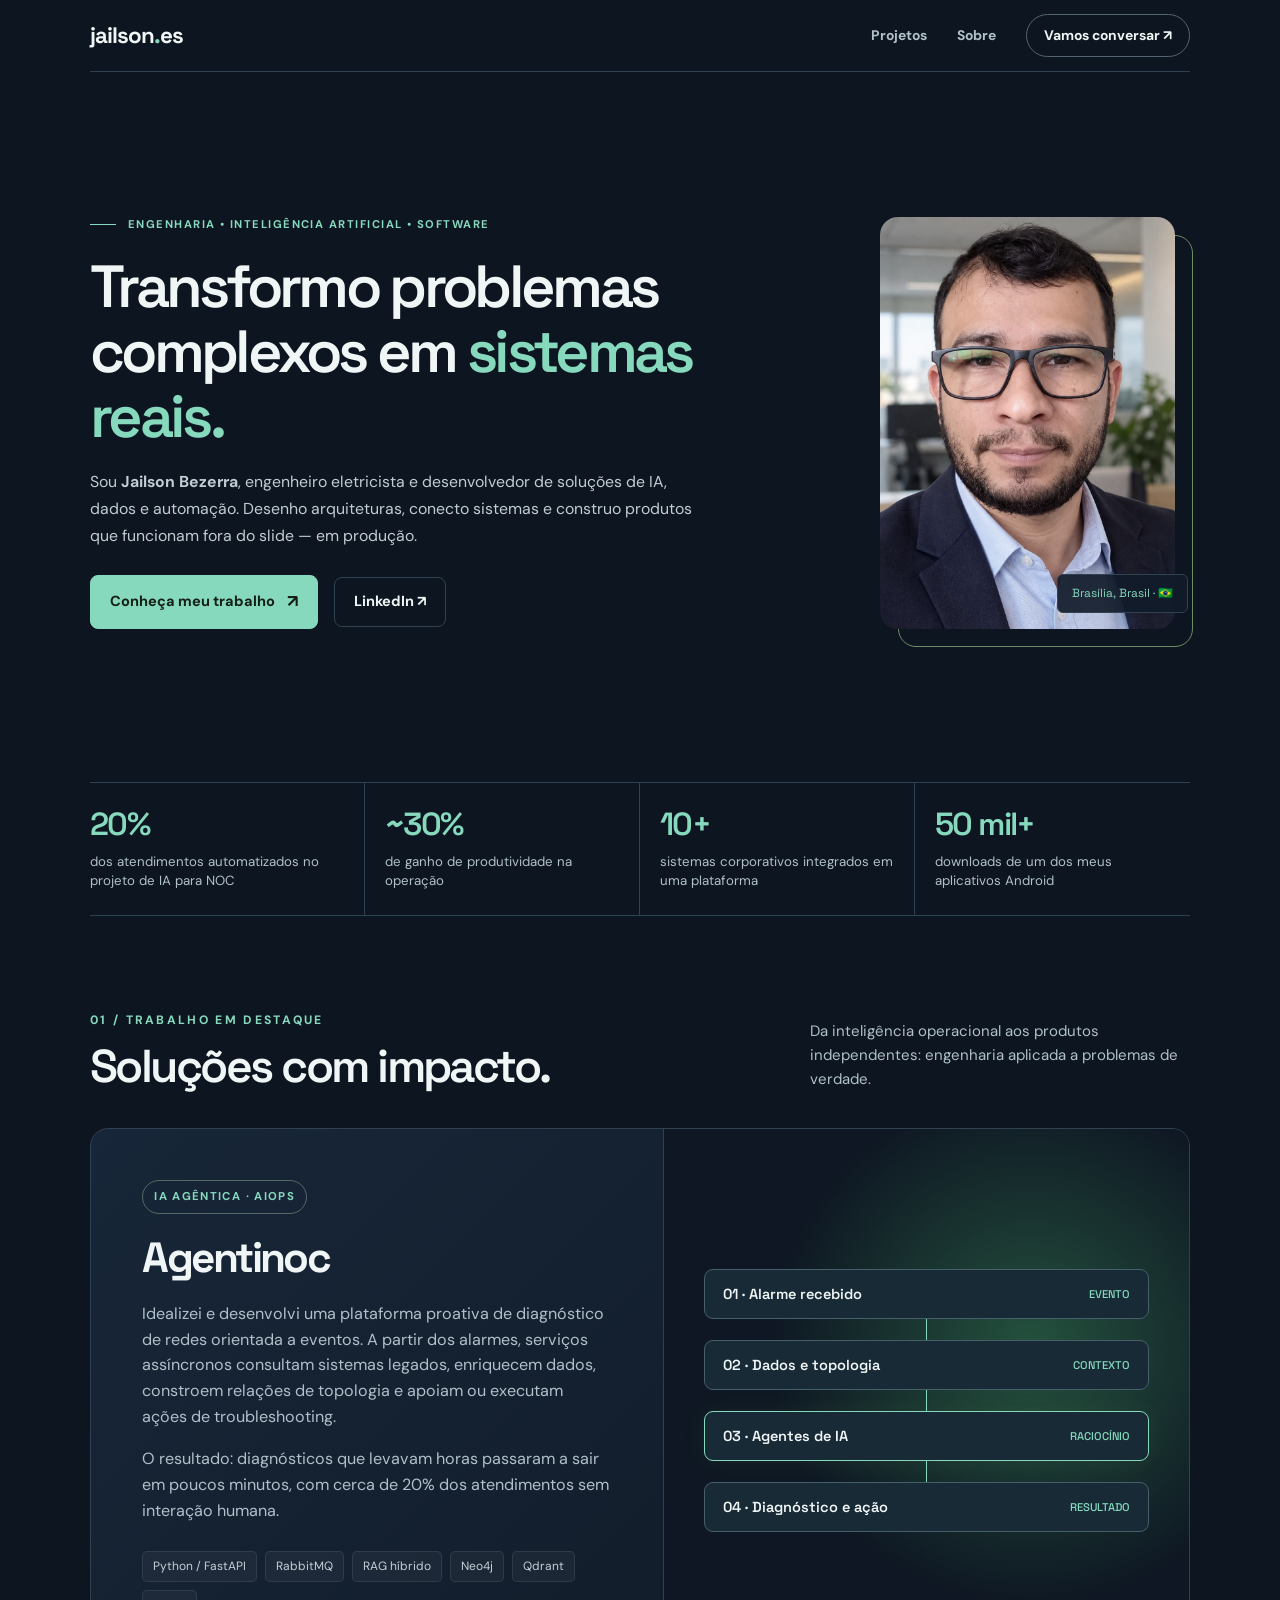
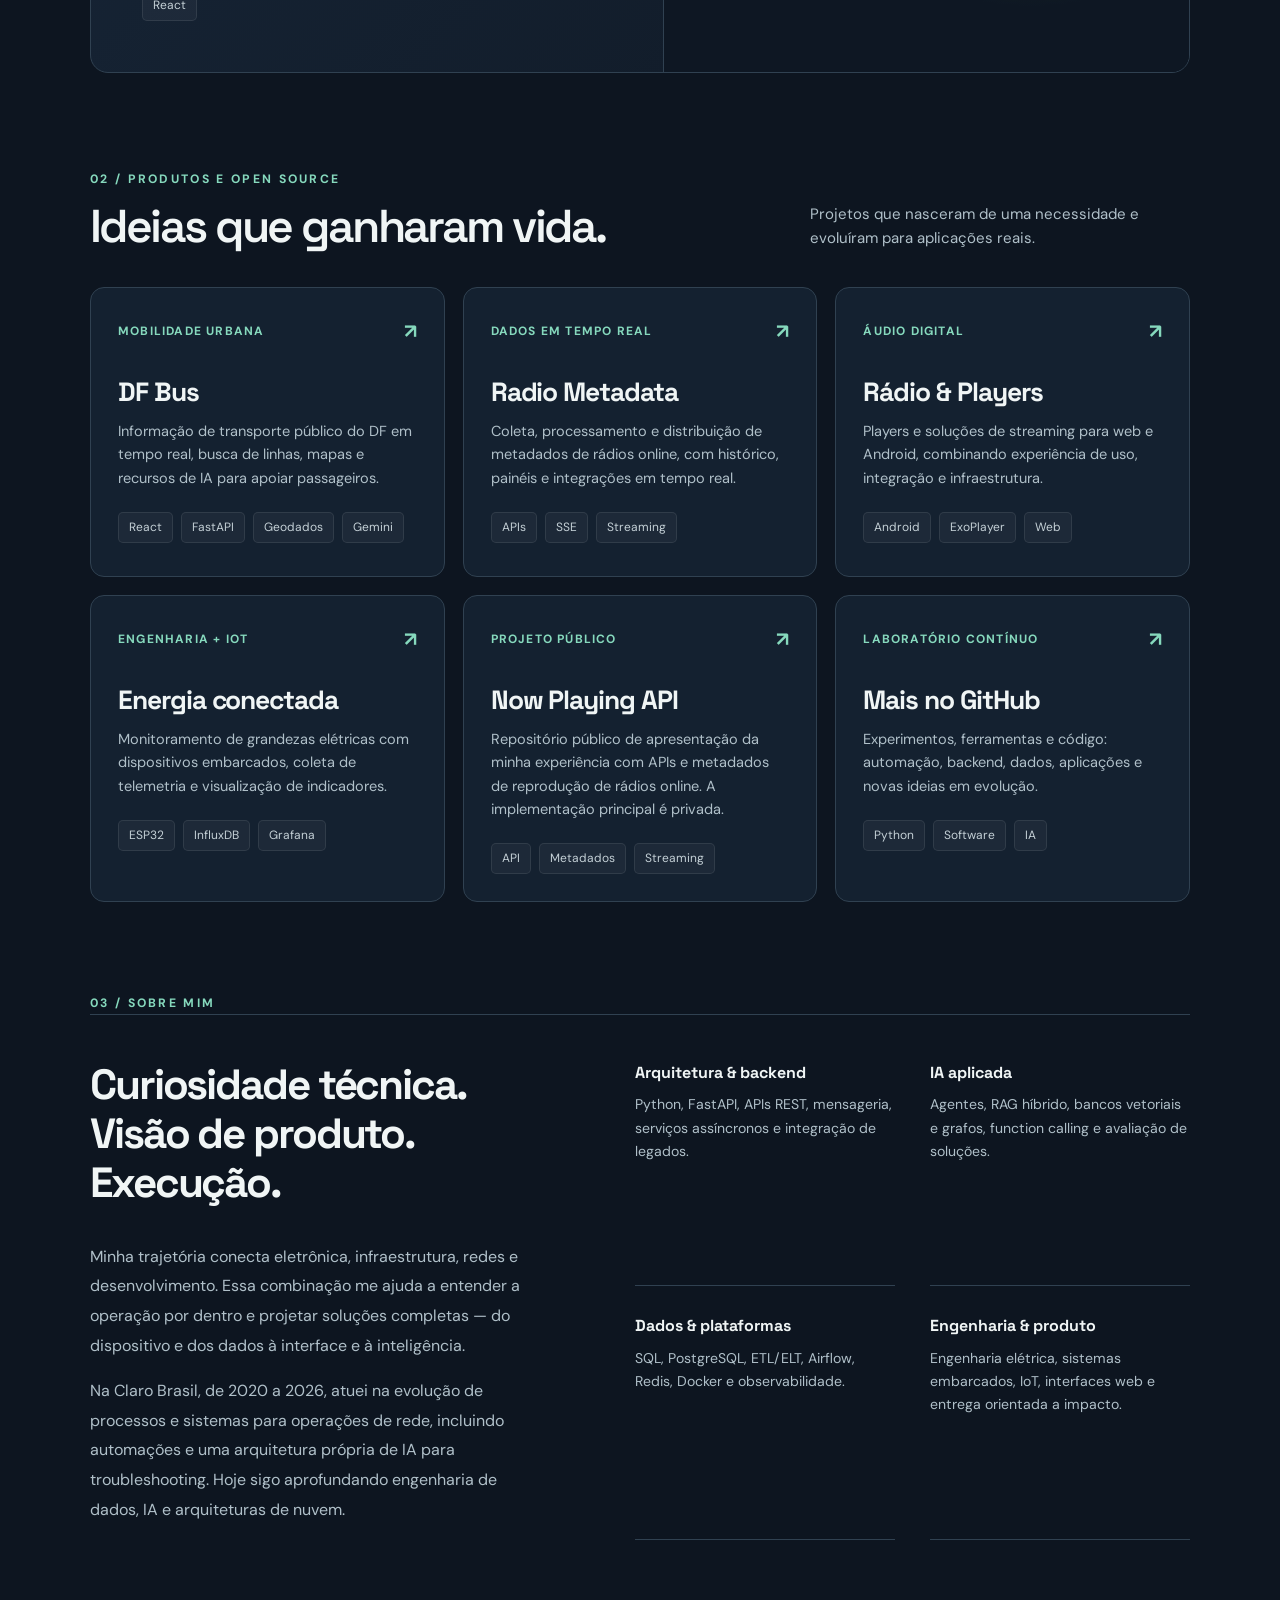
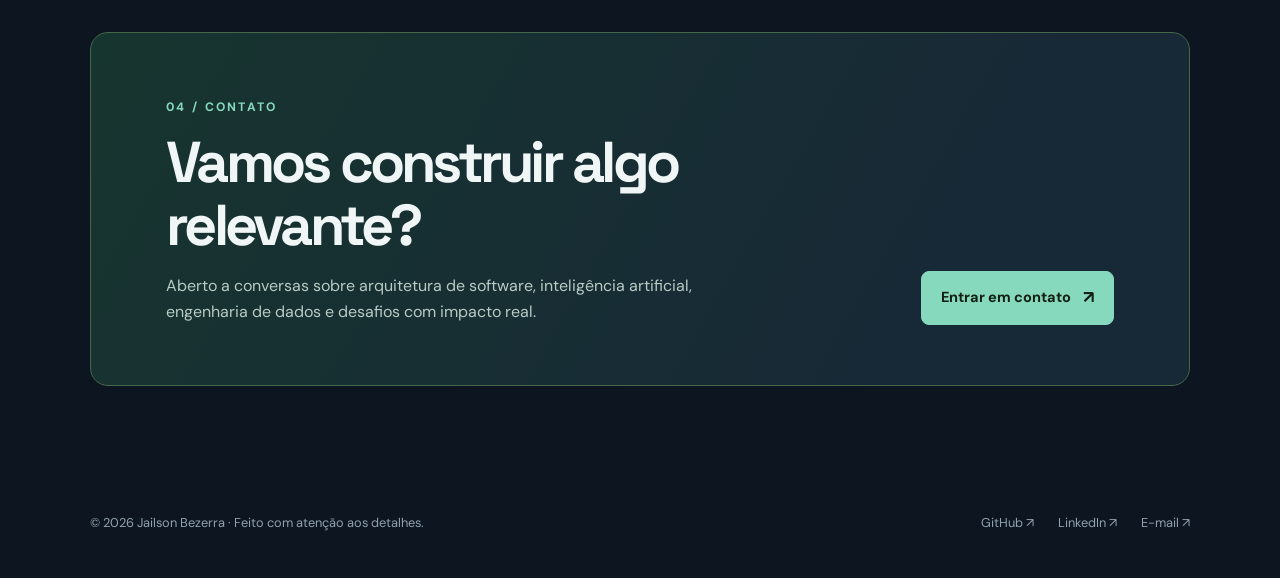
<file: index.html>
<!doctype html>
<html lang="pt-BR">
<head>
  <meta charset="utf-8">
  <meta name="viewport" content="width=device-width, initial-scale=1">
  <meta name="theme-color" content="#0b111b">
  <meta name="description" content="Jailson Bezerra — Engenheiro, arquiteto de soluções de IA e software. Sistemas inteligentes, dados, automação e produtos digitais em produção.">
  <meta property="og:type" content="website">
  <meta property="og:url" content="https://jailson.es/">
  <meta property="og:title" content="Jailson Bezerra — Engenharia, IA & Software">
  <meta property="og:description" content="Da arquitetura à produção. Conheça os sistemas, produtos e experiências de Jailson Bezerra.">
  <meta property="og:image" content="https://jailson.es/eu.jpeg">
  <title>Jailson Bezerra — Engenharia, IA & Software</title>
  <link rel="preconnect" href="https://fonts.googleapis.com">
  <link rel="preconnect" href="https://fonts.gstatic.com" crossorigin>
  <link href="https://fonts.googleapis.com/css2?family=DM+Sans:wght@400;500;600;700&family=Space+Grotesk:wght@400;500;600;700&display=swap" rel="stylesheet">
  <style>
    :root{--bg:#0b111b;--surface:#111b29;--surface-2:#172333;--line:#2b3a49;--text:#f3f6f5;--muted:#a6b6be;--accent:#b8ef78;--blue:#8fc6e9;--width:1120px}
    *{box-sizing:border-box}html{scroll-behavior:smooth}body{margin:0;background:var(--bg);color:var(--text);font:16px/1.6 'DM Sans',system-ui,sans-serif;-webkit-font-smoothing:antialiased}a{color:inherit;text-decoration:none}a:focus-visible{outline:3px solid var(--accent);outline-offset:5px}::selection{background:var(--accent);color:#09110e}
    .wrap{width:min(var(--width),calc(100% - 48px));margin:auto}.nav{display:flex;align-items:center;justify-content:space-between;gap:24px;min-height:88px;border-bottom:1px solid var(--line)}.brand{font:700 1.4rem 'Space Grotesk',sans-serif;letter-spacing:-.06em}.brand span{color:var(--accent)}.nav-links{display:flex;align-items:center;gap:30px;font-size:.87rem;color:var(--muted);font-weight:700}.nav-links a:hover,.text-link:hover{color:var(--accent)}.nav-contact{border:1px solid #556472;border-radius:100px;padding:9px 17px;color:var(--text)}
    .hero{position:relative;display:grid;grid-template-columns:minmax(0,1.4fr) minmax(240px,.6fr);gap:60px;align-items:center;padding:104px 0 112px}.eyebrow,.section-kicker{color:var(--accent);font-size:.76rem;letter-spacing:.19em;text-transform:uppercase;font-weight:700}.eyebrow{display:flex;align-items:center;gap:12px}.eyebrow::before{content:"";width:26px;height:1px;background:var(--accent)}h1,h2,h3,p{margin-top:0}h1,h2,h3{font-family:'Space Grotesk',sans-serif}h1{font-size:clamp(3.25rem,7.2vw,6.6rem);line-height:1.035;letter-spacing:-.075em;margin:24px 0 26px;font-weight:600}h1 em{font-style:normal;color:var(--accent)}.lead{max-width:640px;color:#c0cdd1;font-size:clamp(1rem,1.7vw,1.19rem);line-height:1.8;margin-bottom:32px}.actions{display:flex;align-items:center;flex-wrap:wrap;gap:16px}.btn{display:inline-flex;align-items:center;justify-content:center;gap:12px;padding:14px 22px;border-radius:8px;font-size:.91rem;font-weight:700;border:1px solid var(--line);transition:transform .2s,background .2s}.btn:hover{transform:translateY(-2px)}.btn.primary{background:var(--accent);border-color:var(--accent);color:#142015}.btn.secondary:hover{background:var(--surface-2)}.btn .arrow{font-size:1.2em}.hero-photo{position:relative;max-width:330px;justify-self:end}.hero-photo:before{content:"";position:absolute;inset:18px -18px -18px 18px;border:1px solid #6d8d66;border-radius:18px;z-index:0}.hero-photo img{position:relative;display:block;width:100%;aspect-ratio:4/5;object-fit:cover;object-position:center;border-radius:18px;filter:saturate(.78)}.photo-note{position:absolute;right:-20px;bottom:30px;z-index:1;padding:9px 14px;border:1px solid var(--line);background:#111b29e8;border-radius:6px;font-size:.74rem;color:var(--accent);font-family:'Space Grotesk'}
    .metrics{display:grid;grid-template-columns:repeat(4,1fr);gap:0;border-block:1px solid var(--line);margin-bottom:115px}.metric{padding:26px 28px;border-right:1px solid var(--line)}.metric:first-child{padding-left:0}.metric:last-child{border:0}.metric strong{display:block;font:600 clamp(1.9rem,3vw,2.6rem)/1.1 'Space Grotesk';letter-spacing:-.05em;color:var(--accent)}.metric span{display:block;margin-top:10px;color:var(--muted);font-size:.83rem;line-height:1.45}
    section.content{padding:0 0 112px}.section-heading{display:flex;align-items:end;justify-content:space-between;gap:30px;margin-bottom:35px}.section-heading h2{font-size:clamp(2.2rem,4.1vw,3.7rem);letter-spacing:-.055em;line-height:1.12;margin:10px 0 0;font-weight:600}.section-heading>p{max-width:380px;color:var(--muted);font-size:.94rem;margin-bottom:2px}.featured{display:grid;grid-template-columns:1fr .92fr;gap:0;border:1px solid var(--line);background:linear-gradient(135deg,#172638,#101925);border-radius:18px;overflow:hidden}.featured-copy{padding:clamp(28px,4vw,56px)}.tag{display:inline-block;border:1px solid #526a61;color:var(--accent);font-size:.71rem;text-transform:uppercase;letter-spacing:.12em;font-weight:700;padding:7px 11px;border-radius:100px}.featured h3{font-size:clamp(2.2rem,4vw,3.6rem);line-height:1.1;letter-spacing:-.06em;margin:20px 0}.featured p,.project p,.about p{color:var(--muted)}.featured p{max-width:510px;font-size:1.01rem}.featured .tech{margin-top:27px}.featured-visual{padding:40px;display:flex;flex-direction:column;justify-content:center;gap:14px;background:radial-gradient(circle at 70% 40%,#24513d 0,transparent 53%),#0e1723;border-left:1px solid var(--line)}.flow-node{border:1px solid #45606a;background:#172a36;border-radius:9px;padding:15px 18px;display:flex;justify-content:space-between;align-items:center;gap:12px;font:600 .91rem 'Space Grotesk'}.flow-node b{font-size:.7rem;color:var(--accent);font-weight:500}.flow-connector{height:21px;width:1px;background:var(--accent);margin:-14px auto;z-index:1}.flow-node.active{border-color:var(--accent);box-shadow:0 0 24px #b8ef7811}.tech{display:flex;flex-wrap:wrap;gap:8px}.tech span{padding:5px 10px;border-radius:5px;background:#ffffff0a;border:1px solid #ffffff16;color:#c4d0d6;font-size:.75rem}
    .project-grid{display:grid;grid-template-columns:repeat(3,minmax(0,1fr));gap:18px}.project{display:flex;flex-direction:column;min-height:305px;padding:30px;background:var(--surface);border:1px solid var(--line);border-radius:14px;transition:transform .2s,border-color .2s}.project:hover{transform:translateY(-4px);border-color:#637d72}.project-top{display:flex;justify-content:space-between;align-items:center;color:var(--accent);font-size:.75rem;font-weight:700;letter-spacing:.1em;text-transform:uppercase}.project-top .external{font-size:1.25rem;letter-spacing:0}.project h3{font-size:1.65rem;line-height:1.16;letter-spacing:-.04em;margin:30px 0 12px}.project p{font-size:.91rem;margin-bottom:22px}.project .tech{margin-top:auto}.project-link{display:block;height:100%}
    .about-grid{display:grid;grid-template-columns:.9fr 1.1fr;gap:90px;padding:45px 0 0;border-top:1px solid var(--line)}.about h2{font-size:clamp(2.1rem,3.3vw,3rem);letter-spacing:-.05em;line-height:1.16}.about p{line-height:1.85}.capabilities{display:grid;grid-template-columns:1fr 1fr;gap:27px 35px}.capability{border-bottom:1px solid var(--line);padding-bottom:20px}.capability h3{font-size:1rem;margin-bottom:8px;color:var(--text)}.capability p{font-size:.88rem;line-height:1.65;margin:0}
    .contact{padding:60px clamp(28px,6vw,75px);border:1px solid #45684b;border-radius:18px;background:linear-gradient(120deg,#1b352b,#13222c 70%);display:flex;align-items:end;justify-content:space-between;gap:35px}.contact h2{font-size:clamp(2.3rem,4.5vw,4.2rem);letter-spacing:-.065em;line-height:1.1;margin:12px 0 16px}.contact p{color:#b8cbc4;max-width:530px;margin:0}.contact .btn{flex-shrink:0}footer{display:flex;justify-content:space-between;gap:24px;align-items:center;padding:35px 0 45px;color:#90a2ac;font-size:.8rem}footer .socials{display:flex;gap:24px}footer a:hover{color:var(--accent)}
    @media(max-width:850px){.hero{gap:35px;padding:75px 0 85px}.hero-photo{width:100%}.metrics{margin-bottom:85px}.metric{padding-inline:15px}.featured{grid-template-columns:1fr}.featured-visual{border-left:0;border-top:1px solid var(--line)}.project-grid{grid-template-columns:repeat(2,1fr)}.about-grid{gap:35px}.contact{align-items:start;flex-direction:column}}
    @media(max-width:620px){.wrap{width:min(100% - 36px,var(--width))}.nav{min-height:72px}.nav-links{gap:15px}.nav-links a:not(.nav-contact){display:none}.hero{grid-template-columns:1fr;gap:42px;padding:64px 0 72px}.hero-copy{order:1}.hero-photo{order:0;justify-self:start;width:155px}.hero-photo img{aspect-ratio:1;object-position:center 35%;border-radius:16px}.hero-photo:before{inset:9px -9px -9px 9px}.photo-note{right:-120px;bottom:10px;font-size:.65rem}h1{font-size:clamp(3.2rem,12vw,5rem)}.metrics{grid-template-columns:repeat(2,1fr);margin-bottom:75px}.metric{padding:20px 12px!important;border-bottom:1px solid var(--line)}.metric:nth-child(odd){padding-left:0!important}.metric:nth-child(even){border-right:0}.metric:nth-child(n+3){border-bottom:0}.section-heading{display:block}.section-heading>p{margin-top:18px}.project-grid,.about-grid,.capabilities{grid-template-columns:1fr}.project{min-height:270px}.featured-visual{padding:27px}.about-grid{gap:20px}.contact{padding:36px 25px}section.content{padding-bottom:78px}footer{align-items:flex-start;flex-direction:column;gap:14px}}
    @media(prefers-reduced-motion:reduce){html{scroll-behavior:auto}.btn,.project{transition:none}}

    /* Design refinement: unified rhythm, restrained palette and viewport-aware hero */
    :root{--bg:#0d1520;--surface:#142130;--surface-2:#1a2b3b;--line:#304151;--text:#f0f5f5;--muted:#b0c0c9;--accent:#86d9bd;--blue:#a6c8e1;--width:1100px}
    body{background:var(--bg);overflow-x:hidden}
    .nav{min-height:72px}
    .brand{letter-spacing:-.045em}
    .hero{grid-template-columns:minmax(0,1.35fr) minmax(240px,.65fr);gap:clamp(30px,5vw,75px);padding:clamp(55px,8vh,92px) 0 clamp(62px,9vh,100px);min-height:min(710px,calc(100svh - 73px))}
    h1{font-size:clamp(2.85rem,4.65vw,4.85rem);line-height:1.095;letter-spacing:-.062em;margin:20px 0 20px;max-width:760px}
    .eyebrow{font-size:.7rem;letter-spacing:.13em;line-height:1.6}
    .lead{font-size:clamp(.99rem,1.2vw,1.1rem);line-height:1.7;margin-bottom:25px;max-width:610px}
    .hero-photo{width:min(100%,295px);max-width:295px;margin-right:15px}
    .hero-photo img{aspect-ratio:4/4.65;object-position:center 35%}
    .photo-note{right:-13px;bottom:16px;white-space:nowrap}
    .btn{padding:12px 19px}
    .metrics{margin-bottom:90px}
    .metric{padding:24px 20px}
    .metric strong{font-size:clamp(1.65rem,2.5vw,2.25rem)}
    .section-heading h2{font-size:clamp(2rem,3.6vw,3.2rem)}
    section.content{padding-bottom:92px}
    .featured h3{font-size:clamp(2rem,3.3vw,3.1rem)}
    .project{min-height:290px;padding:27px}
    .contact{background:linear-gradient(120deg,#17352f,#172936 75%)}
    @media(min-width:851px) and (max-height:760px){.hero{min-height:0;padding:45px 0 65px}h1{font-size:clamp(2.75rem,4vw,4.1rem)}.hero-photo{max-width:260px}}
    @media(max-width:850px){.hero{grid-template-columns:minmax(0,1fr) 220px;min-height:0;padding:65px 0 75px;gap:30px}.hero-photo{max-width:215px}.hero-photo img{aspect-ratio:4/5}.metrics{margin-bottom:75px}.section-heading{align-items:start}}
    @media(max-width:620px){
      .wrap{width:min(100% - 36px,var(--width))}
      .nav{min-height:66px}.nav-contact{padding:8px 12px;font-size:.8rem}
      .hero{display:grid;grid-template-columns:94px minmax(0,1fr);column-gap:18px;row-gap:20px;padding:35px 0 55px;align-items:center}
      .hero-photo{grid-column:1;grid-row:1;order:unset;width:94px;max-width:94px;margin:0;justify-self:start}
      .hero-photo:before{inset:5px -5px -5px 5px;border-radius:13px}
      .hero-photo img{width:94px;height:108px;aspect-ratio:auto;border-radius:12px;object-position:center 30%}
      .photo-note{display:none}
      .hero-copy{display:contents}
      .eyebrow{grid-column:2;grid-row:1;align-self:center;font-size:.64rem;line-height:1.65;letter-spacing:.08em;display:block}
      .eyebrow::before{display:none}
      h1{grid-column:1/-1;grid-row:2;font-size:clamp(2.4rem,9vw,3.6rem);line-height:1.1;letter-spacing:-.065em;margin:0}
      .lead{grid-column:1/-1;grid-row:3;font-size:.96rem;line-height:1.7;margin:0}
      .actions{grid-column:1/-1;grid-row:4;gap:10px}
      .actions .btn{padding:11px 14px;font-size:.83rem}
      .metrics{margin-bottom:65px}
      .metric{padding:18px 12px!important}.metric strong{font-size:1.85rem}.metric span{font-size:.78rem}
      .section-heading{margin-bottom:25px}.section-heading>p{margin-top:12px}
      .project-grid{grid-template-columns:1fr}.project{min-height:245px}
      .featured-copy{padding:27px}.featured-visual{padding:24px}
      .about-grid{grid-template-columns:1fr}.capabilities{grid-template-columns:1fr 1fr;gap:18px}
      .contact{padding:30px 24px}
      section.content{padding-bottom:70px}
    }
    @media(max-width:380px){.capabilities{grid-template-columns:1fr}.actions .btn{width:100%}h1{font-size:2.35rem}}
  </style>
</head>
<body>
  <div class="wrap">
    <nav class="nav" aria-label="Navegação principal">
      <a class="brand" href="#inicio" aria-label="Jailson Bezerra, início">jailson<span>.</span>es</a>
      <div class="nav-links"><a href="#projetos">Projetos</a><a href="#sobre">Sobre</a><a class="nav-contact" href="mailto:contato@jailson.es">Vamos conversar ↗</a></div>
    </nav>
    <main id="inicio">
      <header class="hero">
        <div class="hero-copy">
          <div class="eyebrow">Engenharia • Inteligência Artificial • Software</div>
          <h1>Transformo problemas complexos em <em>sistemas reais.</em></h1>
          <p class="lead">Sou <strong>Jailson Bezerra</strong>, engenheiro eletricista e desenvolvedor de soluções de IA, dados e automação. Desenho arquiteturas, conecto sistemas e construo produtos que funcionam fora do slide — em produção.</p>
          <div class="actions"><a class="btn primary" href="#projetos">Conheça meu trabalho <span class="arrow">↗</span></a><a class="btn secondary" href="https://www.linkedin.com/in/jailsonsb/" target="_blank" rel="noopener noreferrer">LinkedIn ↗</a></div>
        </div>
        <div class="hero-photo"><img src="eu.jpeg" alt="Retrato de Jailson Bezerra" width="330" height="412" fetchpriority="high"><span class="photo-note">Brasília, Brasil · 🇧🇷</span></div>
      </header>
      <div class="metrics" aria-label="Impacto em projetos profissionais">
        <div class="metric"><strong>20%</strong><span>dos atendimentos automatizados no projeto de IA para NOC</span></div>
        <div class="metric"><strong>~30%</strong><span>de ganho de produtividade na operação</span></div>
        <div class="metric"><strong>10+</strong><span>sistemas corporativos integrados em uma plataforma</span></div>
        <div class="metric"><strong>50 mil+</strong><span>downloads de um dos meus aplicativos Android</span></div>
      </div>
      <section class="content" id="projetos" aria-labelledby="projects-title">
        <div class="section-heading"><div><span class="section-kicker">01 / Trabalho em destaque</span><h2 id="projects-title">Soluções com impacto.</h2></div><p>Da inteligência operacional aos produtos independentes: engenharia aplicada a problemas de verdade.</p></div>
        <article class="featured">
          <div class="featured-copy"><span class="tag">IA agêntica · AIOps</span><h3>Agentinoc</h3><p>Idealizei e desenvolvi uma plataforma proativa de diagnóstico de redes orientada a eventos. A partir dos alarmes, serviços assíncronos consultam sistemas legados, enriquecem dados, constroem relações de topologia e apoiam ou executam ações de troubleshooting.</p><p>O resultado: diagnósticos que levavam horas passaram a sair em poucos minutos, com cerca de 20% dos atendimentos sem interação humana.</p><div class="tech"><span>Python / FastAPI</span><span>RabbitMQ</span><span>RAG híbrido</span><span>Neo4j</span><span>Qdrant</span><span>React</span></div></div>
          <div class="featured-visual" role="img" aria-label="Fluxo conceitual da plataforma: alarme recebido, enriquecimento de dados, agentes e diagnóstico com ação operacional"><div class="flow-node"><span>01 · Alarme recebido</span><b>EVENTO</b></div><div class="flow-connector"></div><div class="flow-node"><span>02 · Dados e topologia</span><b>CONTEXTO</b></div><div class="flow-connector"></div><div class="flow-node active"><span>03 · Agentes de IA</span><b>RACIOCÍNIO</b></div><div class="flow-connector"></div><div class="flow-node"><span>04 · Diagnóstico e ação</span><b>RESULTADO</b></div></div>
        </article>
      </section>
      <section class="content" aria-labelledby="other-title"><div class="section-heading"><div><span class="section-kicker">02 / Produtos e open source</span><h2 id="other-title">Ideias que ganharam vida.</h2></div><p>Projetos que nasceram de uma necessidade e evoluíram para aplicações reais.</p></div>
        <div class="project-grid">
          <a class="project project-link" href="https://app.dfbus.com.br" target="_blank" rel="noopener noreferrer"><div class="project-top"><span>Mobilidade urbana</span><span class="external">↗</span></div><h3>DF Bus</h3><p>Informação de transporte público do DF em tempo real, busca de linhas, mapas e recursos de IA para apoiar passageiros.</p><div class="tech"><span>React</span><span>FastAPI</span><span>Geodados</span><span>Gemini</span></div></a>
          <a class="project project-link" href="https://twj.es/dashboard" target="_blank" rel="noopener noreferrer"><div class="project-top"><span>Dados em tempo real</span><span class="external">↗</span></div><h3>Radio Metadata</h3><p>Coleta, processamento e distribuição de metadados de rádios online, com histórico, painéis e integrações em tempo real.</p><div class="tech"><span>APIs</span><span>SSE</span><span>Streaming</span></div></a>
          <a class="project project-link" href="https://radio.jailson.es" target="_blank" rel="noopener noreferrer"><div class="project-top"><span>Áudio digital</span><span class="external">↗</span></div><h3>Rádio & Players</h3><p>Players e soluções de streaming para web e Android, combinando experiência de uso, integração e infraestrutura.</p><div class="tech"><span>Android</span><span>ExoPlayer</span><span>Web</span></div></a>
          <a class="project project-link" href="https://github.com/jailsonsb2/monitoramento-iot" target="_blank" rel="noopener noreferrer"><div class="project-top"><span>Engenharia + IoT</span><span class="external">↗</span></div><h3>Energia conectada</h3><p>Monitoramento de grandezas elétricas com dispositivos embarcados, coleta de telemetria e visualização de indicadores.</p><div class="tech"><span>ESP32</span><span>InfluxDB</span><span>Grafana</span></div></a>
          <a class="project project-link" href="https://github.com/jailsonsb2/now-playing-api" target="_blank" rel="noopener noreferrer"><div class="project-top"><span>Projeto público</span><span class="external">↗</span></div><h3>Now Playing API</h3><p>Repositório público de apresentação da minha experiência com APIs e metadados de reprodução de rádios online. A implementação principal é privada.</p><div class="tech"><span>API</span><span>Metadados</span><span>Streaming</span></div></a>
          <a class="project project-link" href="https://github.com/jailsonsb2" target="_blank" rel="noopener noreferrer"><div class="project-top"><span>Laboratório contínuo</span><span class="external">↗</span></div><h3>Mais no GitHub</h3><p>Experimentos, ferramentas e código: automação, backend, dados, aplicações e novas ideias em evolução.</p><div class="tech"><span>Python</span><span>Software</span><span>IA</span></div></a>
        </div>
      </section>
      <section class="content about" id="sobre" aria-labelledby="about-title"><div class="section-kicker">03 / Sobre mim</div><div class="about-grid"><div><h2 id="about-title">Curiosidade técnica. Visão de produto. Execução.</h2><p>Minha trajetória conecta eletrônica, infraestrutura, redes e desenvolvimento. Essa combinação me ajuda a entender a operação por dentro e projetar soluções completas — do dispositivo e dos dados à interface e à inteligência.</p><p>Na Claro Brasil, de 2020 a 2026, atuei na evolução de processos e sistemas para operações de rede, incluindo automações e uma arquitetura própria de IA para troubleshooting. Hoje sigo aprofundando engenharia de dados, IA e arquiteturas de nuvem.</p></div><div class="capabilities"><div class="capability"><h3>Arquitetura & backend</h3><p>Python, FastAPI, APIs REST, mensageria, serviços assíncronos e integração de legados.</p></div><div class="capability"><h3>IA aplicada</h3><p>Agentes, RAG híbrido, bancos vetoriais e grafos, function calling e avaliação de soluções.</p></div><div class="capability"><h3>Dados & plataformas</h3><p>SQL, PostgreSQL, ETL/ELT, Airflow, Redis, Docker e observabilidade.</p></div><div class="capability"><h3>Engenharia & produto</h3><p>Engenharia elétrica, sistemas embarcados, IoT, interfaces web e entrega orientada a impacto.</p></div></div></div></section>
      <section class="content" id="contato" aria-labelledby="contact-title"><div class="contact"><div><span class="section-kicker">04 / Contato</span><h2 id="contact-title">Vamos construir algo relevante?</h2><p>Aberto a conversas sobre arquitetura de software, inteligência artificial, engenharia de dados e desafios com impacto real.</p></div><a class="btn primary" href="mailto:contato@jailson.es?subject=Vamos%20conversar">Entrar em contato <span class="arrow">↗</span></a></div></section>
    </main>
    <footer><span>© <span id="year">2026</span> Jailson Bezerra · Feito com atenção aos detalhes.</span><div class="socials"><a href="https://github.com/jailsonsb2" target="_blank" rel="noopener noreferrer">GitHub ↗</a><a href="https://www.linkedin.com/in/jailsonsb/" target="_blank" rel="noopener noreferrer">LinkedIn ↗</a><a href="mailto:contato@jailson.es">E-mail ↗</a></div></footer>
  </div>
  <script>document.getElementById('year').textContent = new Date().getFullYear();</script>
</body>
</html>
</file>
